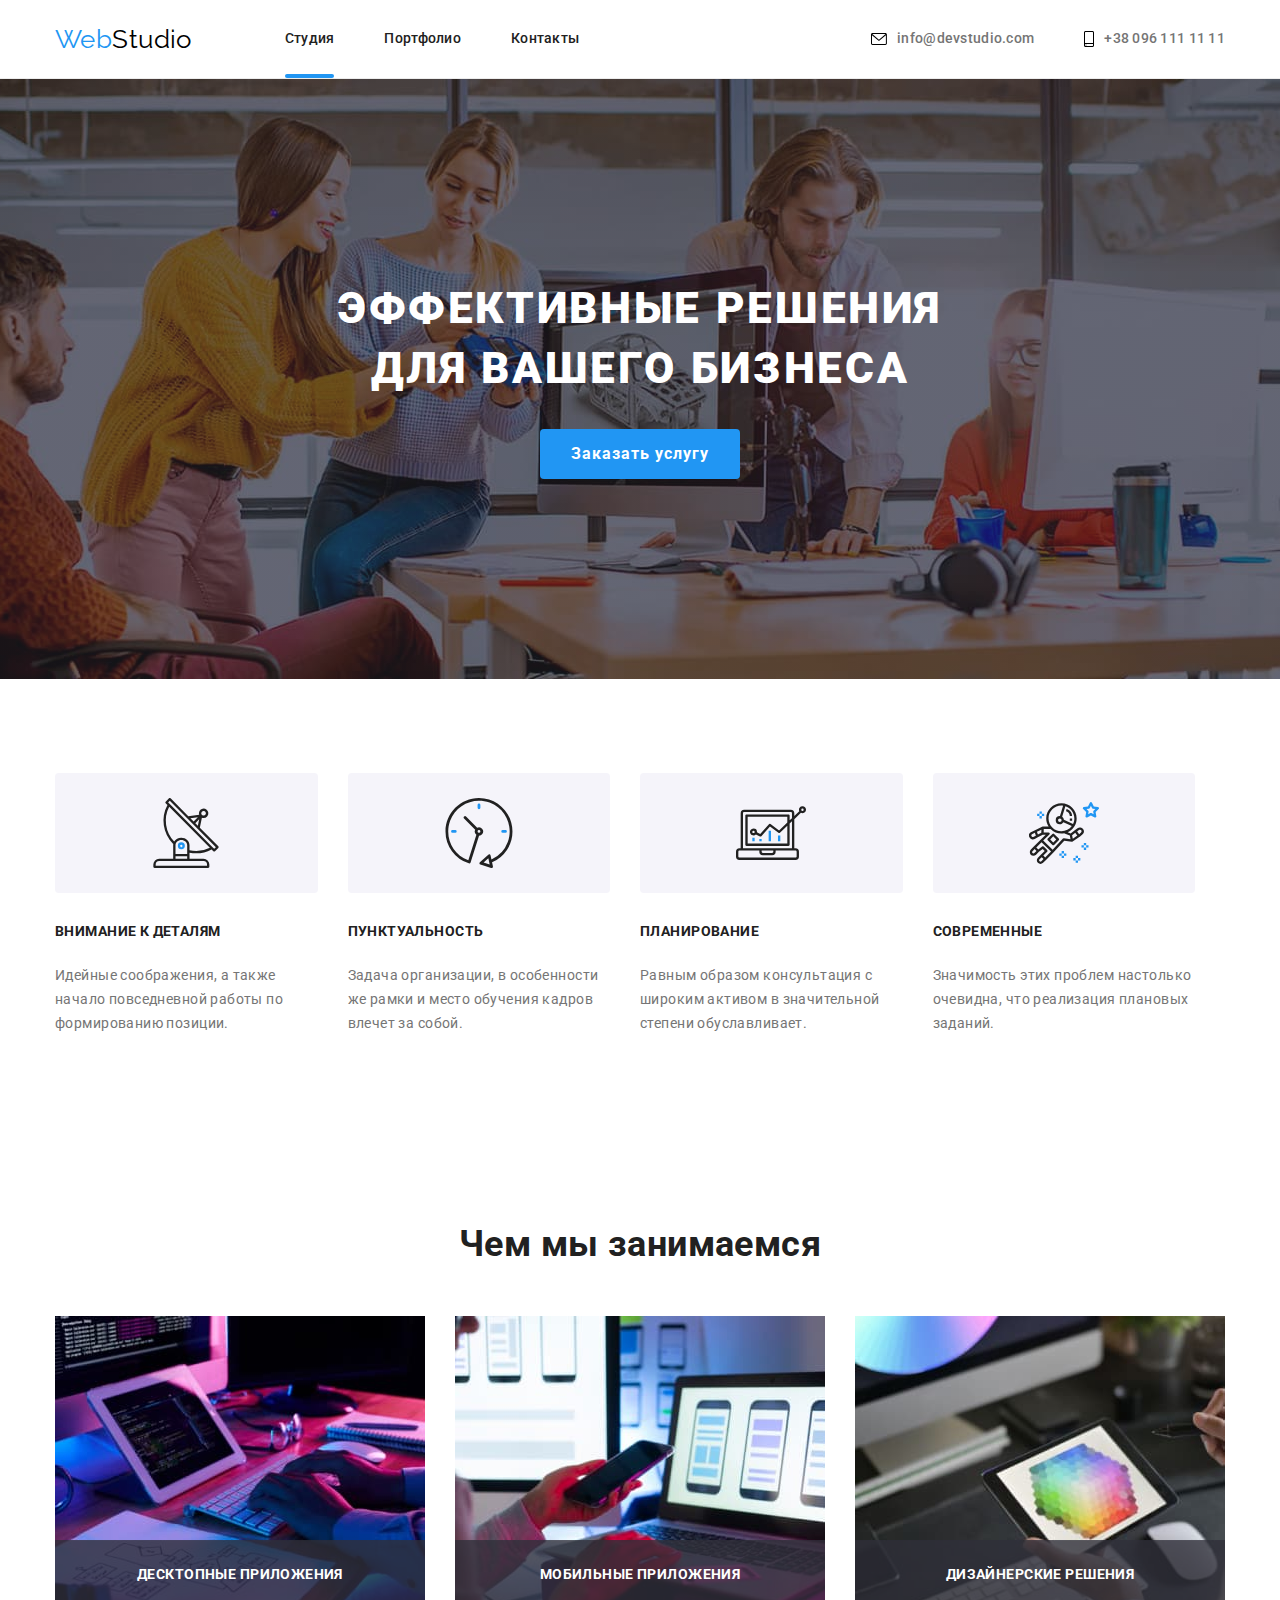
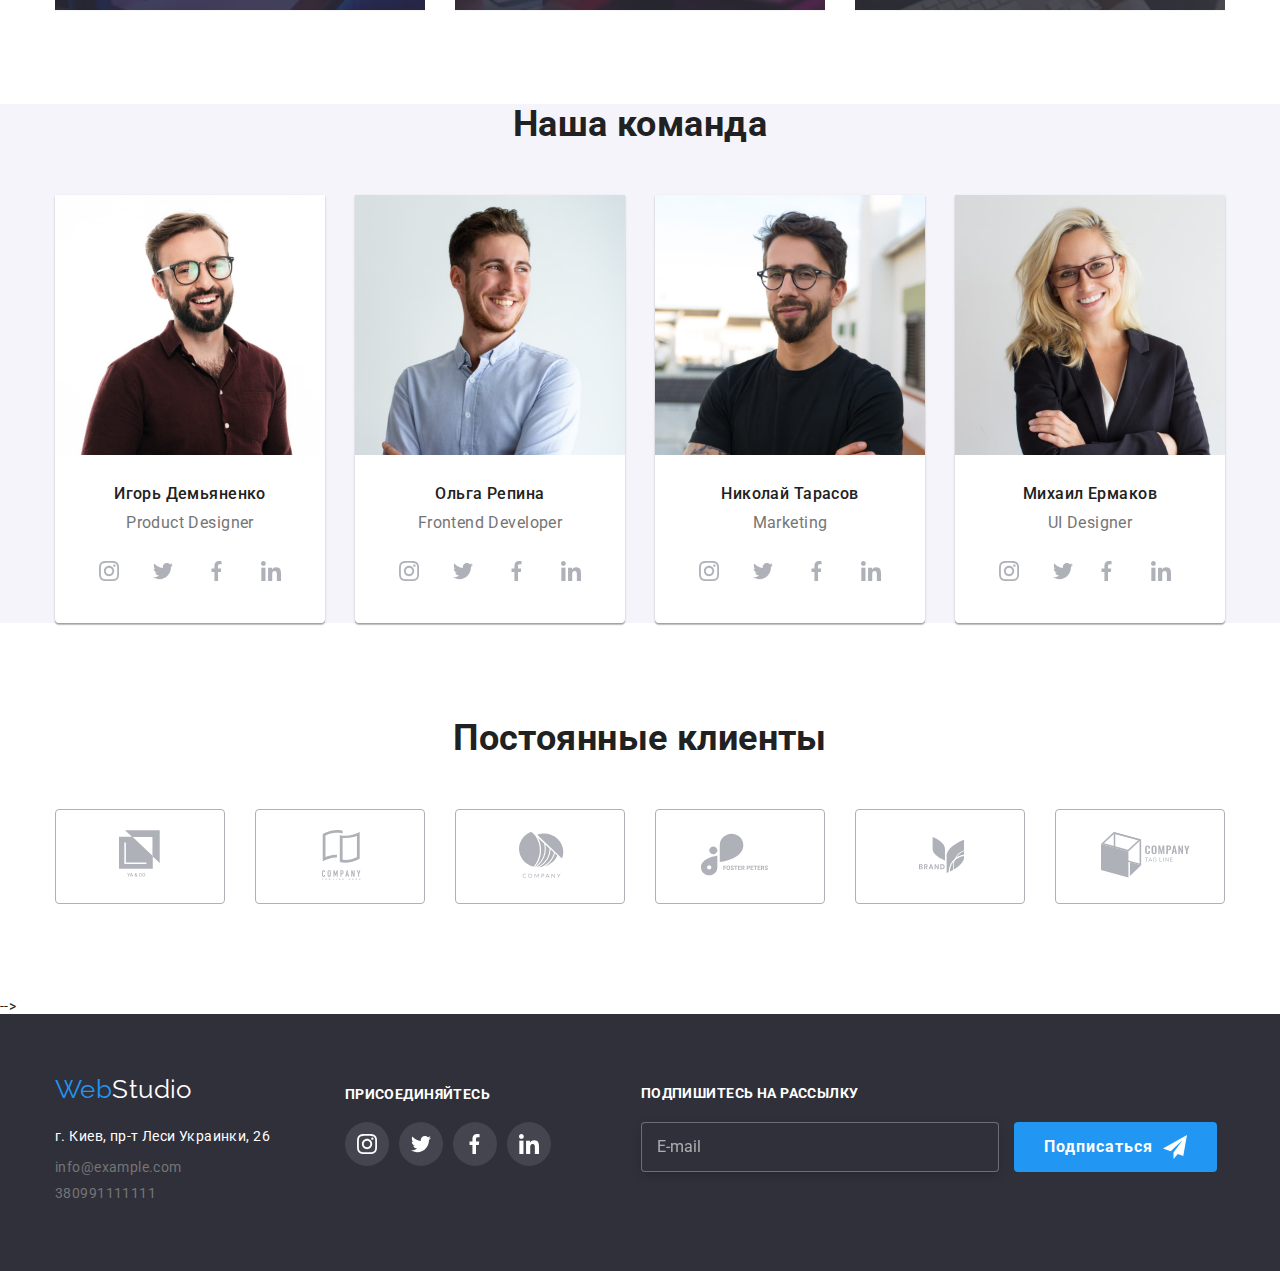
<file: index.html>
<!DOCTYPE html>
<html lang="ru">
  <head>
    <meta charset="UTF-8" />
    <meta http-equiv="X-UA-Compatible" content="IE=edge" />
    <meta name="viewport" content="width=device-width, initial-scale=1.0" />
    <link rel="preconnect" href="https://fonts.gstatic.com" />
    <link
      href="https://fonts.googleapis.com/css2?family=Raleway:wght@700&family=Roboto:wght@400;500;700;900&display=swap"
      rel="stylesheet"
    />
    <link
      rel="stylesheet"
      href="https://cdnjs.cloudflare.com/ajax/libs/modern-normalize/1.0.0/modern-normalize.css"
    />
    <link rel="stylesheet" href="./css/styles.css" />
    <title>Web Studio</title>
  </head>
  <body>
    <!--голова-->
    <header class="header">
      <!--главаная навигация-->
      <div class="container header-container">
        <nav class="header-nav">
          <a class="logo" href="./index.html"
            ><span class="logo__name">Web</span><span>Studio</span></a
          >
          <ul class="site-nav">
            <li class="site-nav__item">
              <a class="product-link site-nav__link site-nav__link--active" href="./index.html"
                ><span class="site-nav__link--after">Студия</span></a
              >
            </li>
            <li class="site-nav__item">
              <a class="product-link site-nav__link" href="./portfolio.html">Портфолио</a>
            </li>
            <li class="site-nav__item">
              <a class="product-link site-nav__link" href="#">Контакты</a>
            </li>
          </ul>
        </nav>
        <div class="header-container header-container--left">
          <ul class="aut-nav">
            <li class="aut-nav__item">
              <a class="product-link aut-nav__link" href="mailto:info@devstudio.com"
                ><svg class="aut-nav__icon" width="16" height="12">
                  <use href="./images/symbol-defs.svg#icon-envelope"></use>
                </svg>
                info@devstudio.com</a
              >
            </li>
            <li class="aut-nav__item">
              <a class="product-link aut-nav__link" href="tell:+380961111111">
                <svg class="aut-nav__icon" width="10" height="16">
                  <use
                    href="./images/symbol-defs.svg#icon-smartphone"
                  ></use></svg
                >+38 096 111 11 11</a
              >
            </li>
          </ul>
        </div>
      </div>
    </header>

    <main>
      <section class="section-hero">
        <div class="container section-hero--size">
          <h1 class="section-hero__title">Эффективные решения для вашего бизнеса</h1>
          <button data-modal-open type="button" class="product-button">
            Заказать услугу
          </button>
        </div>
      </section>
      <section class="product-section"> 
        <div class="container">
          <h2 class="visually-hidden">Пример задач</h2>
          <ul class="task-list">
            <li class="task-list__item task-list__icon--antena">
              <h3 class="task-list__title">Внимание к деталям</h3>
              <p class="task-list__text">
                Идейные соображения, а также начало повседневной работы по
                формированию позиции.
              </p>
            </li>
            <li class="task-list__item task-list__icon--clock">
              <h3 class="task-list__title">Пунктуальность</h3>
              <p class="task-list__text">
                Задача организации, в особенности же рамки и место обучения
                кадров влечет за собой.
              </p>
            </li>
            <li class="task-list__item task-list__icon--diagram">
              <h3 class="task-list__title">Планирование</h3>
              <p class="task-list__text">
                Равным образом консультация с широким активом в значительной
                степени обуславливает.
              </p>
            </li>
            <li class="task-list__item task-list__icon--astronavt">
              <h3 class="task-list__title">Современные</h3>
              <p class="task-list__text">
                Значимость этих проблем настолько очевидна, что реализация
                плановых заданий.
              </p>
            </li>
          </ul>
        </div>
      </section>

      <section class="product-section section-features">
        <div class="container">
          <h2 class="section-features__title">Чем мы занимаемся</h2>
          <ul class="feattures-list">
            <li class="features-list__item">
              <img src="./images/box1.jpg" alt="Example1" width="370" />
              <p class="features-list__text">Десктопные приложения</p>
            </li>
            <li class="features-list__item">
              <img src="./images/box2.jpg" alt="Example2" width="370" />
              <p class="features-list__text">Мобильные приложения</p>
            </li>
            <li class="features-list__item">
              <img src="./images/box3.jpg" alt="Example3" width="370" />
              <p class="features-list__text">Дизайнерские решения</p>
            </li>
          </ul>
        </div>
      </section>
      <section class="section section-team">
        <div class="container">
          <h2 class="section-team__title">Наша команда</h2>
          <ul class="team-list">
            <li class="team-list__item">
              <img src="./images/img4.jpg" alt="worker1" width="270" />
              <h3 class="team-list__person">Игорь Демьяненко</h3>
              <p class="team-list__profession">Product Designer</p>
              <ul class="team-icon">
                <li class="team-icon__item">
                  <a class="team-icon__link" href="#">
                    <svg width="20" height="20">
                      <use href="./images/symbol-defs.svg#icon-instagram"></use>
                    </svg>
                  </a>
                </li>
                <li class="team-icon__item">
                  <a class="team-icon__link" href="#">
                    <svg width="20" height="20">
                      <use href="./images/symbol-defs.svg#icon-twitter"></use>
                    </svg>
                  </a>
                </li>
                <li class="team-icon__item">
                  <a class="team-icon__link" href="#">
                    <svg width="20" height="20">
                      <use href="./images/symbol-defs.svg#icon-facebook"></use>
                    </svg>
                  </a>
                </li>
                <li class="team-icon__item">
                  <a class="team-icon__link" href="#">
                    <svg width="20" height="20">
                      <use href="./images/symbol-defs.svg#icon-linkedin"></use>
                    </svg>
                  </a>
                </li>
              </ul>
            </li>

            <li class="team-list__item">
              <img src="./images/img2.jpg" alt="worker2" width="270" />
              <h3 class="team-list__person">Ольга Репина</h3>
              <p class="team-list__profession">Frontend Developer</p>
              <ul class="team-icon">
                <li class="team-icon__item">
                  <a class="team-icon__link" href="#">
                    <svg width="20" height="20">
                      <use href="./images/symbol-defs.svg#icon-instagram"></use>
                    </svg>
                  </a>
                </li>
                <li class="team-icon__item">
                  <a class="team-icon__link" href="#">
                    <svg width="20" height="20">
                      <use href="./images/symbol-defs.svg#icon-twitter"></use>
                    </svg>
                  </a>
                </li>
                <li class="team-icon__item">
                  <a class="team-icon__link" href="#">
                    <svg width="20" height="20">
                      <use href="./images/symbol-defs.svg#icon-facebook"></use>
                    </svg>
                  </a>
                </li>
                <li class="team-icon__item">
                  <a class="team-icon__link" href="#">
                    <svg width="20" height="20">
                      <use href="./images/symbol-defs.svg#icon-linkedin"></use>
                    </svg>
                  </a>
                </li>
              </ul>
            </li>

            <li class="team-list__item">
              <img src="./images/img3.jpg" alt="worker3" width="270" />
              <h3 class="team-list__person">Николай Тарасов</h3>
              <p class="team-list__profession">Marketing</p>
              <ul class="team-icon">
                <li class="team-icon__item">
                  <a class="team-icon__link" href="#">
                    <svg width="20" height="20">
                      <use href="./images/symbol-defs.svg#icon-instagram"></use>
                    </svg>
                  </a>
                </li>
                <li class="team-icon__item">
                  <a class="team-icon__link" href="#">
                    <svg width="20" height="20">
                      <use href="./images/symbol-defs.svg#icon-twitter"></use>
                    </svg>
                  </a>
                </li>
                <li class="team-icon__item">
                  <a class="team-icon__link" href="#">
                    <svg width="20" height="20">
                      <use href="./images/symbol-defs.svg#icon-facebook"></use>
                    </svg>
                  </a>
                </li>
                <li class="team-icon__item">
                  <a class="team-icon__link" href="#">
                    <svg width="20" height="20">
                      <use href="./images/symbol-defs.svg#icon-linkedin"></use>
                    </svg>
                  </a>
                </li>
              </ul>
            </li>

            <li class="team-list__item">
              <img src="./images/img1.jpg" alt="worker4" width="270" />
              <h3 class="team-list__person">Михаил Ермаков</h3>
              <p class="team-list__profession">UI Designer</p>
              <ul class="team-icon">
                <li class="team-icon__item">
                  <a class="team-icon__link" href="#">
                    <svg width="20" height="20">
                      <use href="./images/symbol-defs.svg#icon-instagram"></use>
                    </svg>
                  </a>
                </li>
                <li class="item-icon">
                  <a class="team-icon__link" href="#">
                    <svg width="20" height="20">
                      <use href="./images/symbol-defs.svg#icon-twitter"></use>
                    </svg>
                  </a>
                </li>
                <li class="team-icon__item">
                  <a class="team-icon__link" href="#">
                    <svg width="20" height="20">
                      <use href="./images/symbol-defs.svg#icon-facebook"></use>
                    </svg>
                  </a>
                </li>
                <li class="team-icon__item">
                  <a class="team-icon__link" href="#">
                    <svg width="20" height="20">
                      <use href="./images/symbol-defs.svg#icon-linkedin"></use>
                    </svg>
                  </a>
                </li>
              </ul>
            </li>
          </ul>
        </div>
      </section>
      <section class="product-section section-clients">
        <div class="container">
          <h2 class="section-clients__title">Постоянные клиенты</h2>
          <ul class="constant-clients">
            <li class="constant-clients__item">
              <a class="constant-clients__link" href="">
                <svg width="45" height="50">
                  <use href="./images/symbol-defs.svg#icon-logo1"></use>
                </svg>
              </a>
            </li>
            <li class="constant-clients__item">
              <a class="constant-clients__link" href="">
                <svg width="45" height="50">
                  <use href="./images/symbol-defs.svg#icon-logo2"></use>
                </svg>
              </a>
            </li>
            <li class="constant-clients__item">
              <a class="constant-clients__link" href="">
                <svg width="45" height="50">
                  <use href="./images/symbol-defs.svg#icon-logo3"></use>
                </svg>
              </a>
            </li>
            <li class="constant-clients__item">
              <a class="constant-clients__link constant-clients__link--padding" href="">
                <svg width="80" height="50">
                  <use href="./images/symbol-defs.svg#icon-logo4"></use>
                </svg>
              </a>
            </li>
            <li class="constant-clients__item">
              <a class="constant-clients__link" href=""
                ><svg width="45" height="50">
                  <use href="./images/symbol-defs.svg#icon-logo5"></use>
                </svg>
              </a>
            </li>
            <li class="constant-clients__item">
              <a class="constant-clients__link constant-clients__link--padding" href="">
                <svg width="89" height="50">
                  <use href="./images/symbol-defs.svg#icon-logo6"></use>
                </svg>
              </a>
            </li>
          </ul>
        </div>
      </section>
    </main> -->

    <!--подвал-->
    <footer class="footer">
      <div class="container footer-container">
        <div>
          <a class="logo" href="./index.html"
            ><span class="logo__name">Web</span><span class="logo__name--color">Studio</span></a
          >
          <address class="footer__address">
            <p>г. Киев, пр-т Леси Украинки, 26</p>
          </address>
          <ul class="footer-list">
            <li>
              <a class="product-link footer-list__nav" href="mailto:info@example.com"
                >info@example.com</a
              >
            </li>
            <li>
              <a class="product-link footer-list__nav" href="tel:+380991111111"
                >380991111111</a
              >
            </li>
          </ul>
        </div>
        <div class="footer-join">
          <h2 class="footer-join__title">присоединяйтесь</h2>
          <ul class="footer-icon">
            <li class="footer-icon__item">
              <a class="footer-icon__link" href="#">
                <svg width="20" height="20">
                  <use href="./images/symbol-defs.svg#icon-instagram"></use>
                </svg>
              </a>
            </li>
            <li class="footer-icon__item">
              <a class="footer-icon__link" href="#">
                <svg width="20" height="20">
                  <use href="./images/symbol-defs.svg#icon-twitter"></use>
                </svg>
              </a>
            </li>
            <li class="footer-icon__item">
              <a class="footer-icon__link" href="#">
                <svg width="20" height="20">
                  <use href="./images/symbol-defs.svg#icon-facebook"></use>
                </svg>
              </a>
            </li>
            <li class="footer-icon__item">
              <a class="footer-icon__link" href="#">
                <svg width="20" height="20">
                  <use href="./images/symbol-defs.svg#icon-linkedin"></use>
                </svg>
              </a>
            </li>
          </ul>
        </div>
        <div class="footer-input">
          <b class="footer-input__text">Подпишитесь на рассылку</b>
          <form name="email" class="form-footer">
            <input
              class="form-footer__mail"
              type="text"
              placeholder="E-mail"
              name="email"
              autocomplete="off"
            />
             <button type="submit" class="product-button form-footer__button">
            Подписаться
            <svg class="form-footer-icon" width="24" height="24">
              <use href="./images/symbol-defs.svg#icon-send"></use>
            </svg>
          </button>
          </form>
         
        </div>
      </div>
    </footer>
    <div class="backdrop is-hidden" data-modal>
      <div class="modal">
        <h2 class="modal__title">Оставьте свои данные, мы вам перезвоним</h2>
        <form name="name" class="form-modal">
          <label for="name" class="form-modal__label"
            >Имя
            <input
              type="text"
              name="name"
              class="form-modal__group"
              id="name"
              autocomplete="off"
            />
            <svg class="form-modal__icon" width="18" height="18">
              <use href="./images/symbol-defs.svg#icon-person-black"></use>
            </svg>
          </label>
          <label for="tel" class="form-modal__label"
            >Телефон
            <input
              type="tel"
              name="tel"
              class="form-modal__group"
              id="tel"
              autocomplete="off"
            />
            <svg class="form-modal__icon" width="18" height="18">
              <use href="./images/symbol-defs.svg#icon-phone-black"></use>
            </svg>
          </label>

          <label for="email" class="form-modal__label"
            >Почта
            <input
              type="email"
              name="email"
              class="form-modal__group"
              id="email"
              autocomplete="off"
            />
            <svg class="form-modal__icon" width="18" height="18">
              <use href="./images/symbol-defs.svg#icon-email-black"></use>
            </svg>
          </label>

          <label for="textarea" class="form-modal__label">Комментарий</label>
          <textarea
            name="textarea"
            rows="5"
            placeholder="Введите текст"
            class="form-modal__group form-modal__group--size"
            id="textarea"
          ></textarea>
          <label class="form-modal__condition">
            <input type="checkbox" name="condition" value="condition" class="form-modal__checkbox visually-hidden"/>
            <span class="form-modal__icon-chekbox"></span>
            Соглашаюсь с рассылкой и принимаю
            <a href="#" class="form-modal__link">Условия договора</a>
          </label>
          <button type="submit" class="product-button form-modal__button">Отправить</button>
        </form>
        <button data-modal-close class="modal__close">
          <svg class="modal__icon" width="18" height="18">
            <use href="./images/symbol-defs.svg#icon-close"></use>
          </svg>
        </button>
      </div>
    </div>
    <script src="./modal.js"></script> 
  </body>
</html>
</file>
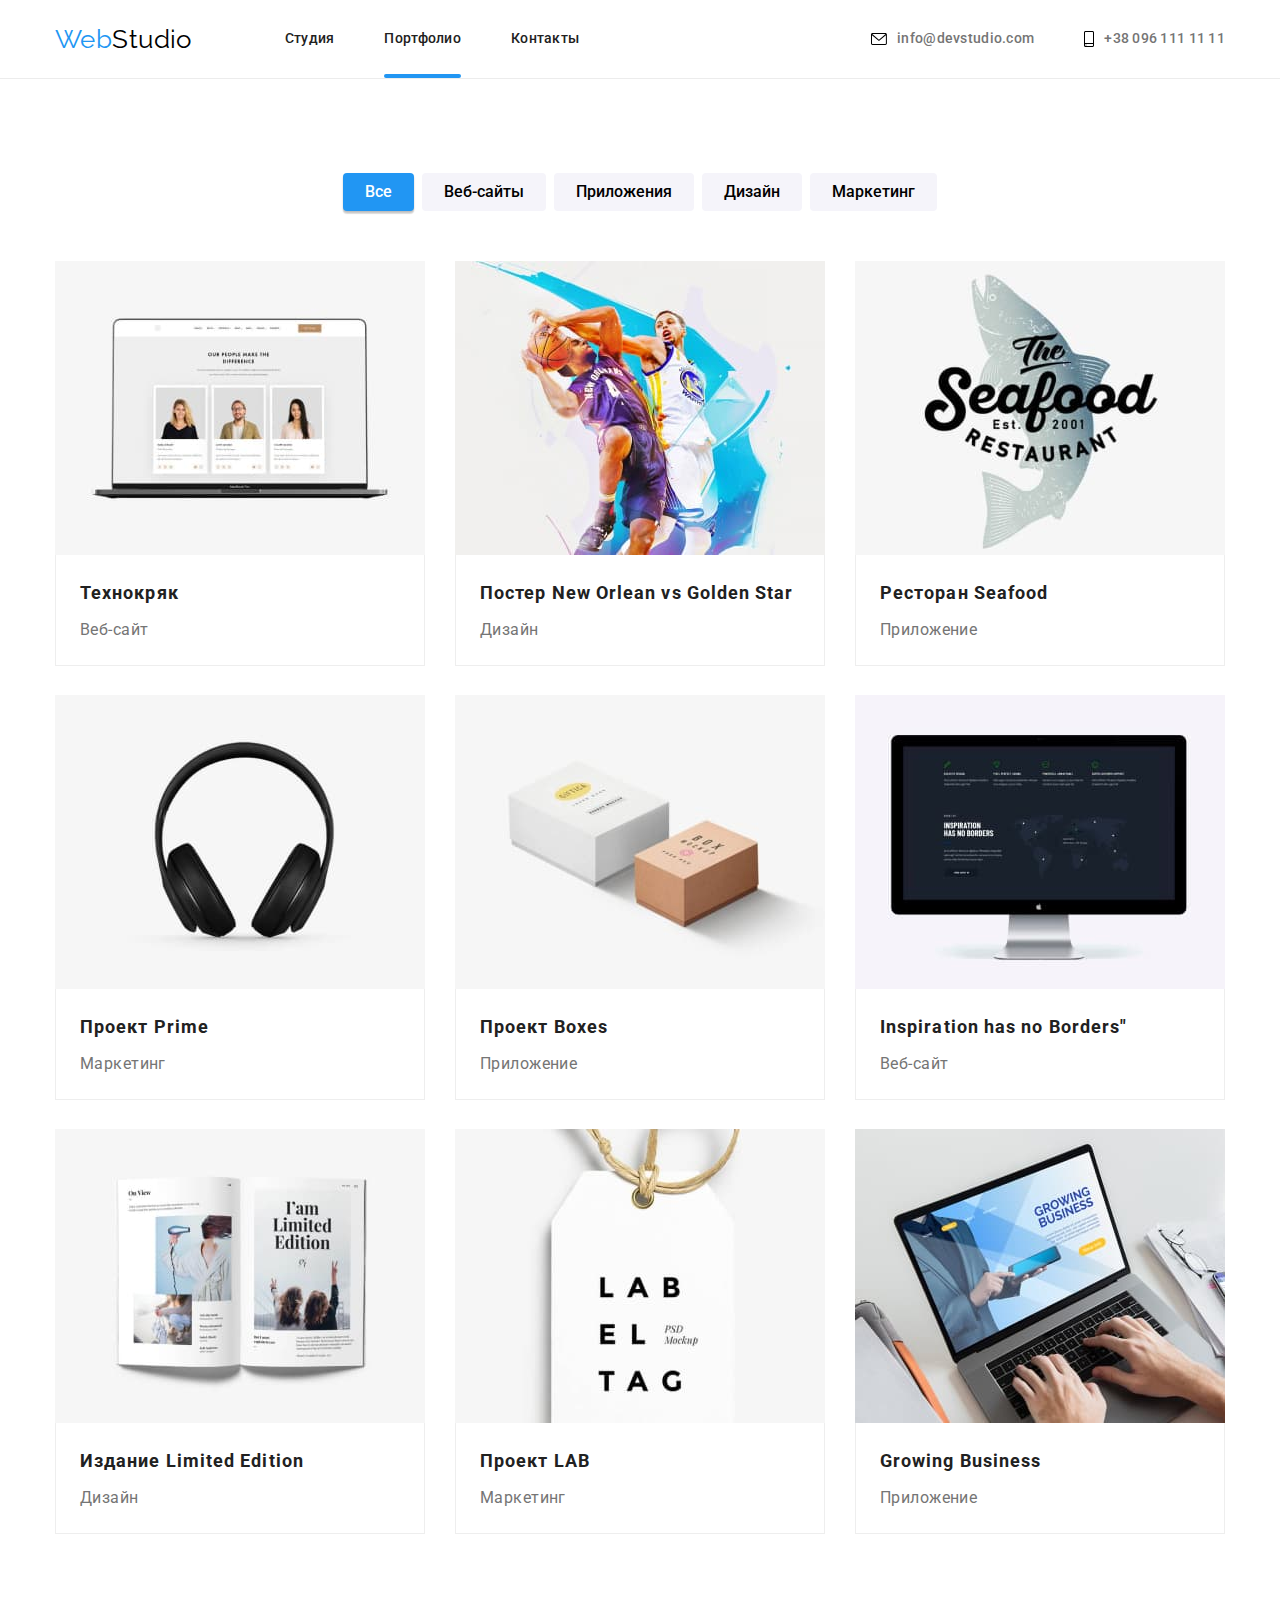
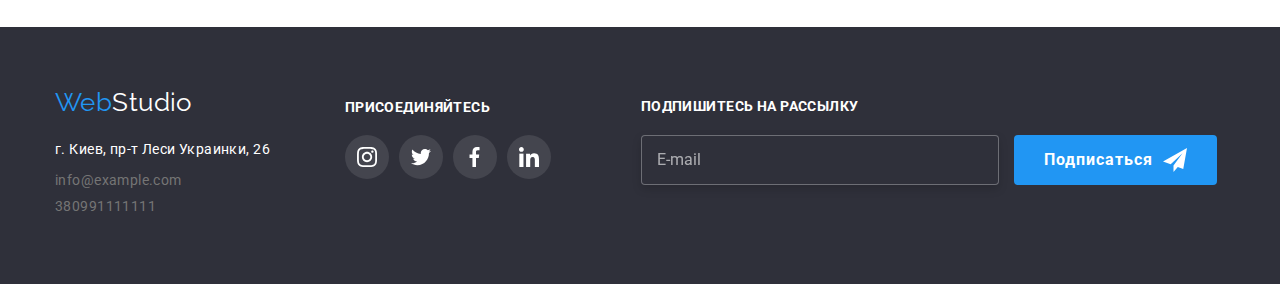
<file: portfolio.html>
<!DOCTYPE html>
<html lang="ru">
  <head>
    <meta charset="UTF-8" />
    <meta http-equiv="X-UA-Compatible" content="IE=edge" />
    <meta name="viewport" content="width=device-width, initial-scale=1.0" />
    <link rel="preconnect" href="https://fonts.gstatic.com" />
    <link
      href="https://fonts.googleapis.com/css2?family=Raleway:wght@700&family=Roboto:wght@400;500;700;900&display=swap"
      rel="stylesheet"
    />
    <link
      rel="stylesheet"
      href="https://cdnjs.cloudflare.com/ajax/libs/modern-normalize/1.0.0/modern-normalize.css"
    />
    <link rel="stylesheet" href="./css/styles.css" />
    <title>Web Studio</title>
  </head>
  <body>
    <!--голова-->
     <header class="header">
      <!--главаная навигация-->
      <div class="container header-container">
        <nav class="header-nav">
          <a class="logo" href="./index.html"
            ><span class="logo__name">Web</span><span>Studio</span></a
          >
          <ul class="site-nav">
            <li class="site-nav__item">
              <a class="product-link site-nav__link site-nav__link--active" href="./index.html"
                >Студия</a
              >
            </li>
            <li class="site-nav__item">
              <a class="product-link site-nav__link" href="./portfolio.html"><span class="site-nav__link--after">Портфолио</span></a>
            </li>
            <li class="site-nav__item">
              <a class="product-link site-nav__link" href="#">Контакты</a>
            </li>
          </ul>
        </nav>
        <div class="header-container header-container--left">
          <ul class="aut-nav">
            <li class="aut-nav__item">
              <a class="product-link aut-nav__link" href="mailto:info@devstudio.com"
                ><svg class="aut-nav__icon" width="16" height="12">
                  <use href="./images/symbol-defs.svg#icon-envelope"></use>
                </svg>
                info@devstudio.com</a
              >
            </li>
            <li class="aut-nav__item">
              <a class="product-link aut-nav__link" href="tell:+380961111111">
                <svg class="aut-nav__icon" width="10" height="16">
                  <use
                    href="./images/symbol-defs.svg#icon-smartphone"
                  ></use></svg
                >+38 096 111 11 11</a
              >
            </li>
          </ul>
        </div>
      </div>
    </header>
    <main>
      <section class="product-section section-works">
        <div class="container">
          <h1 class="visually-hidden">Example work</h1>
          <ul class="list-works">
            <li class="list-works__item">
              <button class="list-works__button list-works__button--color" type="button">Все</button>
            </li>
            <li class="list-works__item">
              <button class="list-works__button" type="button">Веб-сайты</button>
            </li>
            <li class="list-works__item">
              <button class="list-works__button" type="button">Приложения</button>
            </li>
            <li class="list-works__item">
              <button class="list-works__button" type="button">Дизайн</button>
            </li>
            <li class="list-works__item">
              <button class="list-works__button" type="button">Маркетинг</button>
            </li>
          </ul>

          <ul class="list-cards">
            <li class="list-cards__item">
              <a class="list-cards__link" href="#">
                <div class="list-cards__image--position">
                  <img
                    src="./images/example-work/img1.jpg"
                    alt="Технокряк"
                    width="370"
                    height="294"
                  />
                  <p class="list-cards__text">
                    Технокряк это современная площадка распространения
                    коронавируса. Компании используют эту платформу для
                    цифрового шпионажа и атак на защищённые сервера конкурентов.
                  </p>
                </div>
                <div class="list-cards__image">
                  <h2 class="list-cards__title">Технокряк</h2>
                  <p class="list-cards__subtitle">Веб-сайт</p>
                </div>
              </a>
            </li>
            <li class="list-cards__item">
              <a class="list-cards__link" href="#">
                <div class="list-cards__image--position">
                  <img
                    src="./images/example-work/img2.jpg"
                    alt="Постер"
                    width="370"
                    height="294"
                  />
                  <p class="list-cards__text">
                    Технокряк это современная площадка распространения
                    коронавируса. Компании используют эту платформу для
                    цифрового шпионажа и атак на защищённые сервера конкурентов.
                  </p>
                </div>
                <div class="list-cards__image">
                  <h2 class="list-cards__title">Постер New Orlean vs Golden Star</h2>
                  <p class="list-cards__subtitle">Дизайн</p>
                </div>
              </a>
            </li>
            <li class="list-cards__item">
              <a class="list-cards__link" href="#">
                <div class="list-cards__image--position">
                  <img
                    src="./images/example-work/img3.jpg"
                    alt="Ресторан"
                    width="370"
                    height="294"
                  />
                  <p class="list-cards__text">
                    Технокряк это современная площадка распространения
                    коронавируса. Компании используют эту платформу для
                    цифрового шпионажа и атак на защищённые сервера конкурентов.
                  </p>
                </div>
                <div class="list-cards__image">
                  <h2 class="list-cards__title">Ресторан Seafood</h2>
                  <p class="list-cards__subtitle">Приложение</p>
                </div>
              </a>
            </li>
            <li class="list-cards__item">
              <a class="list-cards__link" href="#">
                <div class="list-cards__image--position">
                  <img
                    src="./images/example-work/img4.jpg"
                    alt="Проект Prime"
                    width="370"
                    height="294"
                  />
                  <p class="list-cards__text">
                    Технокряк это современная площадка распространения
                    коронавируса. Компании используют эту платформу для
                    цифрового шпионажа и атак на защищённые сервера конкурентов.
                  </p>
                </div>
                <div class="list-cards__image">
                  <h2 class="list-cards__title">Проект Prime</h2>
                  <p class="list-cards__subtitle">Маркетинг</p>
                </div>
              </a>
            </li>
            <li class="list-cards__item">
              <a class="list-cards__link" href="#">
                <div class="list-cards__image--position">
                  <img
                    src="./images/example-work/img5.jpg"
                    alt="Проект boxes"
                    width="370"
                    height="294"
                  />
                  <p class="list-cards__text">
                    Технокряк это современная площадка распространения
                    коронавируса. Компании используют эту платформу для
                    цифрового шпионажа и атак на защищённые сервера конкурентов.
                  </p>
                </div>
                <div class="list-cards__image">
                  <h2 class="list-cards__title">Проект Boxes</h2>
                  <p class="list-cards__subtitle">Приложение</p>
                </div>
              </a>
            </li>
            <li class="list-cards__item">
              <a class="list-cards__link" href="#">
                <div class="list-cards__image--position">
                  <img
                    src="./images/example-work/img6.jpg"
                    alt="Inspiration has no Borders"
                    width="370"
                    height="294"
                  />
                  <p class="list-cards__text">
                    Технокряк это современная площадка распространения
                    коронавируса. Компании используют эту платформу для
                    цифрового шпионажа и атак на защищённые сервера конкурентов.
                  </p>
                </div>
                <div class="list-cards__image">
                  <h2 class="list-cards__title">Inspiration has no Borders"</h2>
                  <p class="list-cards__subtitle">Веб-сайт</p>
                </div>
              </a>
            </li>
            <li class="list-cards__item">
              <a class="list-cards__link" href="#">
                <div class="list-cards__image--position">
                  <img
                    src="./images/example-work/img7.jpg"
                    alt="Издание Limited Edition"
                    width="370"
                    height="294"
                  />
                  <p class="list-cards__text">
                    Технокряк это современная площадка распространения
                    коронавируса. Компании используют эту платформу для
                    цифрового шпионажа и атак на защищённые сервера конкурентов.
                  </p>
                </div>
                <div class="list-cards__image">
                  <h2 class="list-cards__title">Издание Limited Edition</h2>
                  <p class="list-cards__subtitle">Дизайн</p>
                </div>
              </a>
            </li>
            <li class="list-cards__item">
              <a class="list-cards__link" href="#">
                <div class="list-cards__image--position">
                  <img
                    src="./images/example-work/img8.jpg"
                    alt="Проект LAB"
                    width="370"
                    height="294"
                  />
                  <p class="list-cards__text">
                    Технокряк это современная площадка распространения
                    коронавируса. Компании используют эту платформу для
                    цифрового шпионажа и атак на защищённые сервера конкурентов.
                  </p>
                </div>
                <div class="list-cards__image">
                  <h2 class="list-cards__title">Проект LAB</h2>
                  <p class="list-cards__subtitle">Маркетинг</p>
                </div>
              </a>
            </li>
            <li class="list-cards__item">
              <a class="list-cards__link" href="#">
                <div class="list-cards__image--position">
                  <img
                    src="./images/example-work/img9.jpg"
                    alt="Growing Business"
                    width="370"
                    height="294"
                  />
                  <p class="list-cards__text">
                    Технокряк это современная площадка распространения
                    коронавируса. Компании используют эту платформу для
                    цифрового шпионажа и атак на защищённые сервера конкурентов.
                  </p>
                </div>
                <div class="list-cards__image">
                  <h2 class="list-cards__title">Growing Business</h2>
                  <p class="list-cards__subtitle">Приложение</p>
                </div>
              </a>
            </li>
          </ul>
        </div>
      </section>
    </main>

    <!--подвал-->
   <footer class="footer">
      <div class="container footer-container">
        <div>
          <a class="logo" href="./index.html"
            ><span class="logo__name">Web</span><span class="logo__name--color">Studio</span></a
          >
          <address class="footer__address">
            <p>г. Киев, пр-т Леси Украинки, 26</p>
          </address>
          <ul class="footer-list">
            <li>
              <a class="product-link footer-list__nav" href="mailto:info@example.com"
                >info@example.com</a
              >
            </li>
            <li>
              <a class="product-link footer-list__nav" href="tel:+380991111111"
                >380991111111</a
              >
            </li>
          </ul>
        </div>
        <div class="footer-join">
          <h2 class="footer-join__title">присоединяйтесь</h2>
          <ul class="footer-icon">
            <li class="footer-icon__item">
              <a class="footer-icon__link" href="#">
                <svg width="20" height="20">
                  <use href="./images/symbol-defs.svg#icon-instagram"></use>
                </svg>
              </a>
            </li>
            <li class="footer-icon__item">
              <a class="footer-icon__link" href="#">
                <svg width="20" height="20">
                  <use href="./images/symbol-defs.svg#icon-twitter"></use>
                </svg>
              </a>
            </li>
            <li class="footer-icon__item">
              <a class="footer-icon__link" href="#">
                <svg width="20" height="20">
                  <use href="./images/symbol-defs.svg#icon-facebook"></use>
                </svg>
              </a>
            </li>
            <li class="footer-icon__item">
              <a class="footer-icon__link" href="#">
                <svg width="20" height="20">
                  <use href="./images/symbol-defs.svg#icon-linkedin"></use>
                </svg>
              </a>
            </li>
          </ul>
        </div>
        <div class="footer-input">
          <b class="footer-input__text">Подпишитесь на рассылку</b>
          <form name="email" class="form-footer">
            <input
              class="form-footer__mail"
              type="text"
              placeholder="E-mail"
              name="email"
              autocomplete="off"
            />
             <button type="submit" class="product-button form-footer__button">
            Подписаться
            <svg class="form-footer-icon" width="24" height="24">
              <use href="./images/symbol-defs.svg#icon-send"></use>
            </svg>
          </button>
          </form>
         
        </div>
      </div>
    </footer>
  </body>
</html>
</file>
<file: css/styles.css>
:root {
  --pr-text-color: #757575;
  --pr-wht-color: #ffffff;
  --pr-title-color: #212121;
  --accent-color: #2196f3;
  --secondary-bg-cl: #2f303a;
  --pr-bg-cl: #ffffff;
  --icon-bg-cl: #f5f4fa;
  --icon-cl-pr: #afb1b8;

  --primary-font: Roboto, sans-serif;

  --cubik: cubic-bezier(0.4, 0, 0.2, 1);
}
.container {
  width: 1200px;
  margin-left: auto;
  margin-right: auto;
  padding-left: 15px;
  padding-right: 15px;
}
ul,
p {
  margin: 0;
  padding: 0;
  list-style: none;
}
img {
  display: block;
}
body {
  font-family: var(--primary-font);
  background-color: var(--pr-bg-cl);
  letter-spacing: 0.03em;
  font-size: 14px;
  color: var(--pr-title-color);
}
.product-section {
  padding-top: 94px;
  padding-bottom: 94px;
}
.product-link {
  text-decoration: none;
  color: inherit;
  transition: color 250ms var(--cubik);
}
.product-link:hover,
.product-link:focus {
  color: var(--accent-color);
}
/* header */
.header {
  border-bottom: 1px solid #ececec;
}
.header-container {
  display: flex;
}
.header-container--left {
  margin-left: auto;
}
.header-nav {
  display: flex;
  align-items: center;
}
.site-nav {
  display: flex;
}
.site-nav__item {
  margin-right: 50px;
}
.site-nav__link {
  position: relative;
  font-weight: 500;
  font-size: 14px;
  line-height: 1.14;
  letter-spacing: 0.02em;

  display: block;
  padding-top: 31px;
  padding-bottom: 31px;
}
.site-nav__link--after::after {
  position: absolute;
  content: '';
  background: #2196f3;
  border-radius: 2px;
  width: 100%;
  height: 4px;
  bottom: 0;
  left: 0;
}
.aut-nav {
  display: flex;
  flex-wrap: wrap;
  align-items: center;
}
.aut-nav__link{
  display: flex;
  align-items: center;
  font-weight: 500;
  font-size: 14px;
  line-height: 1.14;
  letter-spacing: 0.02em;
  color: var(--pr-text-color);
  padding-top: 31px;
  padding-bottom: 31px;
  transition: color 250ms var(--cubik);
}
.aut-nav__link:hover,
.aut-nav__link:focus {
  fill: var(--accent-color);
}
.aut-nav__icon {
  margin-right: 10px;
}
.aut-nav__item:not(:last-child) {
  margin-right: 50px;
}
.logo {
  font-family: Raleway, sans-serif;
  font-size: 26px;
  line-height: 1.19;
  text-decoration: none;
  color: inherit;
  display: inline-block;
  margin-right: 93px;
  color: #000000;
}
.logo__name{
  color: var(--accent-color);
}
/* main */
/* section-hero */
.section-hero {
  background-color: var(--secondary-bg-cl);
  background-image: linear-gradient(
      to right,
      rgba(47, 48, 58, 0.4),
      rgba(47, 48, 58, 0.4)
    ),
    url(../images/hero.jpg);
  text-align: center;
  margin-left: auto;
  margin-right: auto;
  height: 600px;
  max-width: 1600px;

  background-position: center;
  background-repeat: no-repeat;
}
.section-hero--size {
  height: 600px;
  max-width: 696px;
}
.section-hero__title {
  font-weight: 900;
  font-size: 44px;
  line-height: 1.36;
  letter-spacing: 0.06em;
  text-align: center;
  text-transform: uppercase;
  color: var(--pr-wht-color);
  margin: 0;
  margin-bottom: 30px;
  padding-top: 200px;
}
.product-button:hover,
.product-button:focus {
  color: var(--pr-wht-color);
  background-color: var(--accent-color);
  box-shadow: 0px 3px 1px rgba(0, 0, 0, 0.1), 0px 1px 2px rgba(0, 0, 0, 0.08),
    0px 2px 2px rgba(0, 0, 0, 0.12);
}
.product-button {
  border-radius: 4px;
  font-size: 16px;
  cursor: pointer;
  border: 0;
  font-weight: 700;
  line-height: 1.87;
  text-align: center;
  letter-spacing: 0.06em;
  background-color: var(--accent-color);
  color: var(--pr-wht-color);
  padding: 10px 30px;
  min-width: 200px;
  max-height: 50px;

  transition: color 250ms var(--cubik), background-color 250ms var(--cubik),
    box-shadow 250ms var(--cubik);
}
/* section-hidden */
.visually-hidden {
  position: absolute !important;
  clip: rect(1px 1px 1px 1px);
  clip: rect(1px, 1px, 1px, 1px);
  padding: 0 !important;
  border: 0 !important;
  height: 1px !important;
  width: 1px !important;
  overflow: hidden;
}
.task-list {
  display: flex;
  flex-wrap: wrap;
}
.task-list__icon--antena::before {
  content: '';
  background: var(--icon-bg-cl);
  border-radius: 4px;
  background-image: url(../images/icon.svg/antenna.svg);
  background-position: center;
  background-repeat: no-repeat;
  display: block;
  height: 120px;
  margin-bottom: 30px;
}
.task-list__icon--clock::before {
  content: '';
  background: var(--icon-bg-cl);
  border-radius: 4px;
  background-image: url(../images/icon.svg/clock.svg);
  background-position: center;
  background-repeat: no-repeat;
  display: block;
  height: 120px;
  margin-bottom: 30px;
}
.task-list__icon--diagram::before {
  content: '';
  background: var(--icon-bg-cl);
  border-radius: 4px;
  background-image: url(../images/icon.svg/diagram.svg);
  background-position: center;
  background-repeat: no-repeat;
  display: block;
  height: 120px;
  margin-bottom: 30px;
}
.task-list__icon--astronavt::before {
  content: '';
  background: var(--icon-bg-cl);
  border-radius: 4px;
  background-image: url(../images/icon.svg/astronaut.svg);
  background-position: center;
  background-repeat: no-repeat;
  display: block;
  height: 120px;
  margin-bottom: 30px;
}
.task-list__item {
  flex-basis: calc((100% - 30px * 4) / 4);
}
.task-list__item:not(:last-child) {
  margin-right: 30px;
}
.task-list__title {
  font-weight: 700;
  font-size: 14px;
  line-height: 16px;
  text-transform: uppercase;
  margin: 0;
  padding-bottom: 25px;
}
.task-list__text {
  font-size: 14px;
  line-height: 1.71;
  color: var(--pr-text-color);
  margin: 0;
  padding: 0;
}
/* section-features */
.section-features__title {
  font-weight: 700;
  font-size: 36px;
  line-height: 1.16;
  text-align: center;
  margin: 0;
  margin-bottom: 50px;
}
.feattures-list {
  display: flex;
  flex-wrap: wrap;
  flex-basis: calc((100% - 30px * 3) / 3);
}
.features-list__item:not(:last-child) {
  margin-right: 30px;
}
.features-list__text {
  position: absolute;
  left: 50%;
  transform: translate(-50%, -100%);
  padding-top: 27px;
  padding-bottom: 27px;
  width: 100%;
  text-align: center;
  font-weight: 700;
  font-size: 14px;
  line-height: 1.14;
  letter-spacing: 0.03em;
  text-transform: uppercase;

  color: var(--pr-wht-color);
  background: rgba(47, 48, 58, 0.8);
}
.features-list__item {
  position: relative;
}
/* section-team */
.section-team {
  background-color: var(--icon-bg-cl);
}
.section-team__title {
  font-weight: 700;
  font-size: 36px;
  line-height: 1.16;
  text-align: center;
  margin: 0;
  padding-bottom: 50px;
}
.team-list {
  display: flex;
  flex-wrap: wrap;
  flex-basis: calc((100% - 30px * 4) / 4);
}
.team-list__item:not(:last-child) {
  margin-right: 30px;
}
.team-list__item {
  background-color: var(--pr-wht-color);
  border-radius: 0px 0px 4px 4px;
  box-shadow: 0px 1px 3px rgba(0, 0, 0, 0.12), 0px 1px 1px rgba(0, 0, 0, 0.14),
    0px 2px 1px rgba(0, 0, 0, 0.2);
}
.team-list__person {
  font-weight: 500;
  font-size: 16px;
  line-height: 1.18;
  margin: 0;
  padding-top: 30px;
  padding-bottom: 10px;
  text-align: center;
}
.team-list__profession {
  font-size: 16px;
  line-height: 1.18;
  color: var(--pr-text-color);
  margin: 0;
  text-align: center;
  padding-bottom: 16px;
}
.team-icon {
  display: flex;
  flex-wrap: wrap;
  align-items: center;
  margin-left: 32px;
  margin-bottom: 30px;
}
.team-icon__item:not(:last-child) {
  margin-right: 10px;
}
.team-icon__link {
  display: flex;
  align-items: center;
  width: 44px;
  padding: 12px 12px;
  border-radius: 50%;
  fill: var(--icon-cl-pr);
  transition: background-color 250ms var(--cubik), fill 250ms var(--cubik);
}
.team-icon__link:hover,
.team-icon__link:focus {
  background-color: var(--accent-color);
  fill: var(--pr-wht-color);
}
/* section-client */
.section-clients__title {
  font-weight: 700px;
  font-size: 36px;
  line-height: 42px;
  text-align: center;
  color: var(--pr-title-color);
  margin-top: 0;
  margin-bottom: 50px;
}
.constant-clients {
  display: flex;
  flex-wrap: wrap;
  flex-basis: calc((100% - 30px * 6) / 6);
  align-items: center;
}
.constant-clients__item:not(:last-child) {
  margin-right: 30px;
}
.constant-clients__link {
  display: block;
  width: 170px;
  padding: 20px 63px;
  border: 1px solid var(--icon-cl-pr);
  border-radius: 4px;
  fill: var(--icon-cl-pr);
  transition: fill 250ms var(--cubik), border 250ms var(--cubik);
}
.constant-clients__link--padding {
  padding: 20px 45px;
}
.constant-clients__link:hover,
.constant-clients__link:focus {
  fill: var(--accent-color);
  border: 1px solid var(--accent-color);
}
/* подвал */
/* address */
.footer {
  background-color: var(--secondary-bg-cl);
  padding-top: 60px;
}
.footer-container {
  display: flex;
  flex-wrap: wrap;
}
.logo__name--color {
  color: var(--pr-wht-color);
}
.footer__address {
  font-style: inherit;
  font-size: 14px;
  line-height: 1.71;
  color: var(--pr-wht-color);
}
.footer__address p {
  margin: 0;
  padding-top: 20px;
  padding-bottom: 10px;
}
.footer-list {
  padding-bottom: 60px;
}
.footer-list__nav {
  color: var(--pr-text-color);
  margin: 0;
  padding-bottom: 10px;
  display: inline-block;
  padding-left: 0;
}
/* footer-join */
.footer-join {
  margin-left: 60px;
}
.footer-join__title {
  font-weight: 700px;
  font-size: 14px;
  line-height: 16px;
  text-transform: uppercase;
  color: var(--pr-wht-color);
  margin-top: 0;
  margin-bottom: 20px;
  padding-top: 12px;
}
.footer-icon {
  display: flex;
  flex-wrap: wrap;
  align-items: center;
}
.footer-icon__item:not(:last-child) {
  margin-right: 10px;
}
.footer-icon__link {
  display: flex;
  align-items: center;
  width: 44px;
  padding: 12px 12px;
  border-radius: 50%;
  fill: var(--pr-wht-color);
  background: rgba(255, 255, 255, 0.1);
  transition: background-color 250ms var(--cubik);
}
.footer-icon__link:hover,
.footer-icon__link:focus {
  background-color: var(--accent-color);
}
/* footer-input */
.footer-input{
  margin-left: 90px;
}
.footer-input__text{
  display: block;
  padding-top: 12px;
  font-weight: 700;
  font-size: 14px;
  line-height: 1.14;
  text-transform: uppercase;
  color: var(--pr-wht-color);
  margin-bottom: 20px ;
}
.form-footer {
  display: inline-block;
}
.form-footer__mail {
  border: 1px solid rgba(255, 255, 255, 0.3);
  border-radius: 4px;
  filter: drop-shadow(0px 4px 4px rgba(0, 0, 0, 0.15));
  background: var(--secondary-bg-cl);
  width: 358px;
  height: 50px;
  transition: color 250ms var(--cubik);
  padding-left: 15px;
}
.form-footer__button {
  display: inline-flex;
  align-items: center;
  margin-left: 12px;
}
.form-footer__mail::placeholder {
  font-size: 16px;
  line-height: 1.25;
  color: rgba(255, 255, 255, 0.6);
}
.form-footer__mail:focus {
  color: var(--pr-wht-color);
}
.form-footer-icon {
  fill: var(--pr-wht-color);
  margin-left: 10px;
}
/* backdrop */
.backdrop {
  position: fixed;
  top: 0;
  left: 0;
  width: 100%;
  height: 100%;
  background-color: rgba(0, 0, 0, 0.2);
  opacity: 1;
  transition: opacity 250ms var(--cubik);
}
.backdrop.is-hidden {
  visibility: hidden;
  opacity: 0;
  pointer-events: none;
}
.modal {
  position: absolute;
  top: 10%;
  left: 50%;
  transform: translate(-50%);
  transition: opacity 250ms var(--cubik), visibility 250ms var(--cubik),
    box-shadow 250ms var(--cubik);
  min-width: 520px;
  min-height: 580px;

  background-color: var(--pr-wht-color);

  box-shadow: 0px 1px 3px rgba(0, 0, 0, 0.12), 0px 1px 1px rgba(0, 0, 0, 0.14),
    0px 2px 1px rgba(0, 0, 0, 0.2);
  border-radius: 4px;
}
.modal__title{
 margin-top: 40px;
 margin-bottom: 30px;
 font-weight: 700;
 font-size: 20px;
 line-height: 1.15;
 text-align: center;
 color: var(--pr-title-color);
}
.form-modal__group {
  display: block;
  width: 100%;
  height: 40px;
  border: 1px solid rgba(33, 33, 33, 0.2);
  border-radius: 4px;
  margin-bottom: 10px;
  padding-left: 40px;
  transition: border-color 250ms cubic-bezier(0.4, 0, 0.2, 1);
}
.form-modal__icon {
  position: absolute;
  top: 25px;
  left: 12px;
  transition: fill 250ms cubic-bezier(0.4, 0, 0.2, 1);
}
.form-modal__label {
  position: relative;
  font-size: 12px;
  line-height: 1.16;
  letter-spacing: 0.01em;
  color: var(--pr-text-color);
  margin-bottom: 4px;
}
.form-modal__group--size {
  width: 448px;
  height: 120px;
  border: 1px solid rgba(33, 33, 33, 0.2);
  border-radius: 4px;
   padding-top: 12px;
   padding-left: 16px;
}
.form-modal__group--size::placeholder {
  font-size: 12px;
  line-height: 1.16;
  letter-spacing: 0.01em;
  color: rgba(117, 117, 117, 0.5);
}
.form-modal__group:focus + .form-modal__icon {
  fill: var(--accent-color);
}
.form-modal{
  width: 428px;
  margin-left: auto;
  margin-right: auto;
}
.form-modal__group:focus {
  border-color: var(--accent-color);
  cursor: pointer;
  outline: none;
}
.modal__close {
  position: absolute;
  right: 14px;
  top: 14px;
  width: 30px;
  height: 30px;
  border: 1px solid rgba(0, 0, 0, 0.1);
  border-radius: 50%;
  background-color: var(--pr-wht-color);
  cursor: pointer;
}
.modal__icon{
  position: absolute;
  top: 6px;
  right: 5px;
  transition: fill 250ms var(--cubik);
}
.modal__icon:hover{
  fill: var(--accent-color);
}
.form-modal__condition {
  display: flex;
  align-items: center;
  font-size: 14px;
  line-height: 1.71;
  color:var(--pr-text-color);
}
.form-modal__checkbox {
transition: background-color 250ms var(--cubik), border-color 250ms var(--cubik);
}
.form-modal__checkbox:checked + .form-modal__icon-chekbox {
  background-color: var(--accent-color);
  border-color: var(--accent-color);
  background-image: url(../images/icon.svg/check.svg);
  background-size: contain;
  background-origin: border-box;
}
.form-modal__link {
  color: var(--accent-color);
  margin-left: 3px;
}
.form-modal__button{
  display: block;
  margin-top: 30px;
  margin-left: auto;
  margin-right: auto;
}
.form-modal__icon-chekbox {
  display: inline-block;
  width: 15px;
  height: 15px;
  transition: background-color 250ms var(--cubik),
  border-color 250ms var(--cubik);
  border-radius: 4px;
  border: 2px solid var(--pr-title-color);

  margin-right: 8px;
}

/* !ПОРТФОЛИO */
.list-works {
  display: flex;
  justify-content: center;
  margin-bottom: 50px;
}
.list-works__item:not(:last-child) {
  margin-right: 8px;
}
.list-works__button {
  display: flex;
  align-items: center;
  font-weight: 500;
  line-height: 1.63;
  background-color: #f5f4fa;
  padding: 6px 22px;
  border-radius: 4px;
  font-size: 16px;
  cursor: pointer;
  border: 0;

  transition: color 250ms var(--cubik),
  background-color 250ms var(--cubik),
  box-shadow 250ms var(--cubik);
}
.list-works__button:hover,
.list-works__button:focus{
  background-color: var(--accent-color);
  color: var(--pr-wht-color);
  box-shadow: 0px 3px 1px rgba(0, 0, 0, 0.1),
  0px 1px 2px rgba(0, 0, 0, 0.08),
  0px 2px 2px rgba(0, 0, 0, 0.12);
}
.list-works__button--color {
  background-color: var(--accent-color);
  color: var(--pr-wht-color);
  box-shadow: 0px 3px 1px rgba(0, 0, 0, 0.1), 0px 1px 2px rgba(0, 0, 0, 0.08),
    0px 2px 2px rgba(0, 0, 0, 0.12);
}
.list-cards {
  display: flex;
  flex-wrap: wrap;
}
.list-cards__item {
  flex-basis: calc((100% - 30px * 9) / 9);
  margin-right: 30px;
  margin-bottom: 30px;
  max-height: 404px;
  transition: box-shadow 250ms var(--cubik);
}
.list-cards__item:nth-child(3n) {
  margin: 0;
}
.list-cards__item:nth-last-child(-n + 3) {
  margin-bottom: 0;
}
.list-cards__item:hover,
.list-cards__item:focus {
  box-shadow: 0px 1px 1px rgba(0, 0, 0, 0.12), 0px 4px 4px rgba(0, 0, 0, 0.06),
    1px 4px 6px rgba(0, 0, 0, 0.16);
}
.list-cards__link {
  text-decoration: none;
  color: inherit;
  display: block;
}
.list-cards__link:hover .list-cards__text {
  background-color: rgba(33, 150, 243, 0.9);
  color: var(--pr-wht-color);
  opacity: 1;
  transform: translatex(0);
}
.list-cards__image--position {
  position: relative;
  overflow: hidden;
}
.list-cards__title {
  font-weight: 700;
  font-size: 18px;
  line-height: 2;
  letter-spacing: 0.06em;
  margin: 0;
  padding-top: 20px;
  padding-left: 24px;
  padding-right: 24px;
  padding-bottom: 4px;
}
.list-cards__subtitle {
  font-size: 16px;
  line-height: 1.87;
  color: var(--pr-text-color);
  margin: 0;
  padding-left: 24px;
  padding-right: 24px;
  padding-bottom: 20px;
}
.list-cards__text {
  position: absolute;
  width: 100%;
  height: 100%;
  left: 0;
  bottom: 0;
  transform: translatey(100%);
  padding: 63px 24px;

  font-size: 18px;
  line-height: 1.56;
  opacity: 0;
  transition: transform 250ms var(--cubik), background-color 250ms var(--cubik),
    color 250ms var(--cubik), opacity 250ms var(--cubik);
}
.list-cards__image {
  border-bottom: 1px solid #eeeeee;
  border-left: 1px solid #eeeeee;
  border-right: 1px solid #eeeeee;
}
</file>
